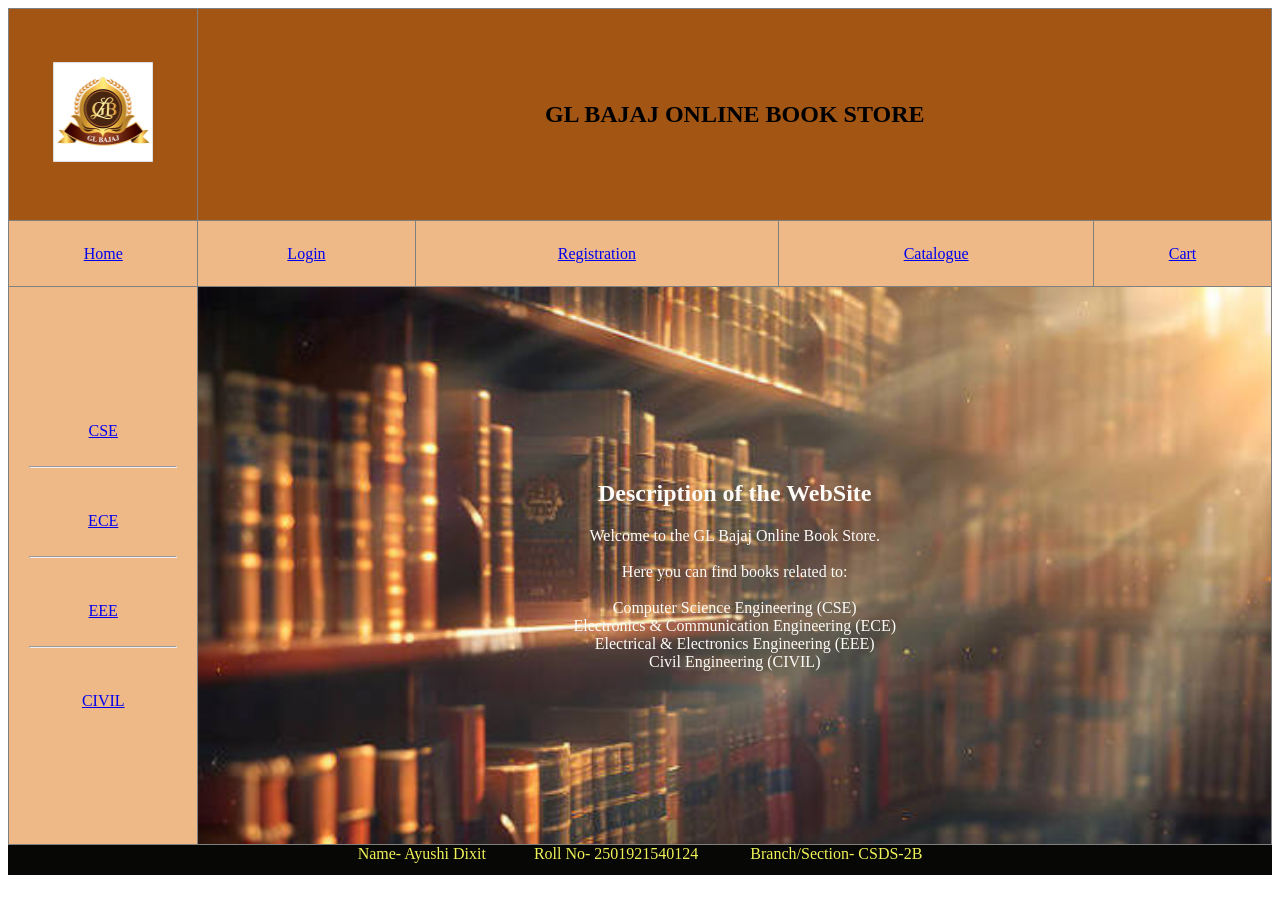
<file: index.html>
<!DOCTYPE html>
<html lang="en">
<head>
    <meta charset="UTF-8">
    <meta name="viewport" content="width=device-width, initial-scale=1.0">
    <title>Online Book Store</title>
</head>
<body>
    <table border="1" width="100%" cellspacing="0" cellpadding="10" style="height:93vh;border-collapse: collapse;">

    <!-- First Row -->
    <tr style="background-color: #a35613;">
        <td width="15%" align="center">
            <img src="IMAGES/images.jpg" width="100" height="100" alt="GL Bajaj">
        </td>
        <td colspan="4" align="center">
            <h2>GL BAJAJ ONLINE BOOK STORE</h2>
        </td>
    </tr>

    <!-- Second Row -->
    <tr align="center" style="background-color: #efb887;">
        <td><a href="home.html" >Home</a></td>
        <td><a href="login.html" >Login</a></td>
        <td><a href="register.html" >Registration</a></td>
        <td><a href="catalogue.html">Catalogue</a></td>
        <td ><a href="cart.html">Cart</a></td>
    </tr>

    <!-- Third Row -->
    <tr>
        <!-- Left Side Menu -->
        <td valign="middle" align="center" style="background-color: #efb887; padding: 20px;">
            <a href="cse.html" >CSE</a>
            <br><br><hr><br><br>
            <a href="ece.html" >ECE</a>
            <br><br><hr><br><br>
            <a href="eee.html" >EEE</a>
            <br><br><hr><br><br>
            <a href="civil.html" >CIVIL</a>
        </td>

        <!-- Right Side Content -->
        <td colspan="4" align="center" style="background-image: url('IMAGES/book.jpg'); background-size: cover; 
        background-repeat: no-repeat; color: #FDFBF7;">
            <h2>Description of the WebSite</h2>

            Welcome to the GL Bajaj Online Book Store.<br><br>

            Here you can find books related to:<br><br>

            Computer Science Engineering (CSE)<br>
            Electronics & Communication Engineering (ECE)<br>
            Electrical & Electronics Engineering (EEE)<br>
            Civil Engineering (CIVIL)
        </td>
    </tr>

</table>
<footer style="background-color: #070706; text-align: center; width: 100%; height: 30px;  color: #f0f358;">
    Name- Ayushi Dixit &nbsp;&nbsp;&nbsp;&nbsp;&nbsp;&nbsp;&nbsp;&nbsp;&nbsp;&nbsp; Roll No- 2501921540124 &nbsp;&nbsp;
    &nbsp;&nbsp;&nbsp;&nbsp;&nbsp;&nbsp;&nbsp;&nbsp; Branch/Section- CSDS-2B   
    
</footer>    
</body>
</html>
</file>
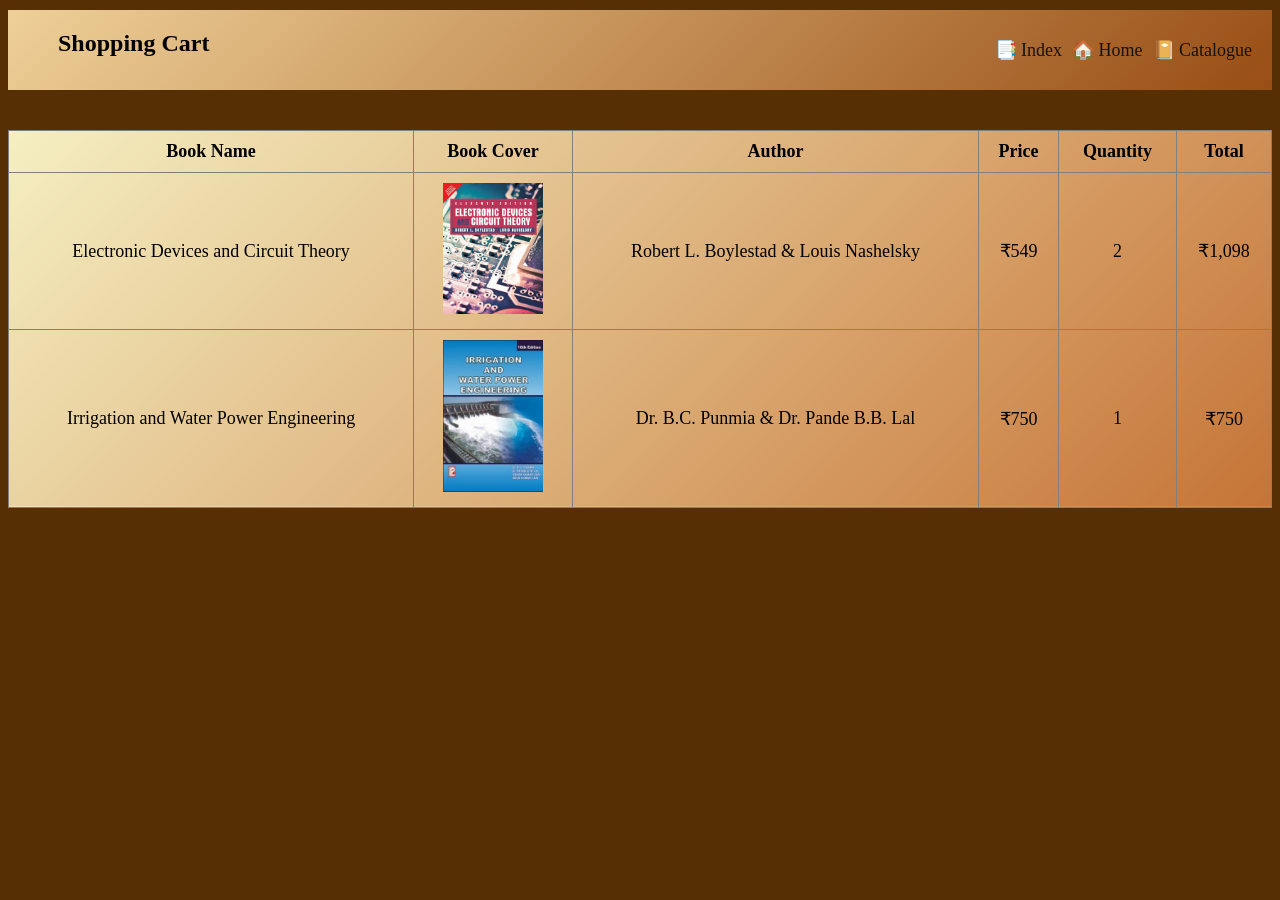
<file: cart.html>
<!DOCTYPE html>
<html lang="en">
<head>
    <meta charset="UTF-8">
    <meta name="viewport" content="width=device-width, initial-scale=1.0">
    <title>Cart</title>
    <link rel="stylesheet" href="cart_style.css">
</head>
<body>
    
    <nav class="navbar">
        <ul>
            <li><h1>Shopping Cart</h1></li>
            <li><a href="index.html">&#128209; Index</a></li>
            <li><a href="home.html"> &#127968; Home</a></li>
            <li><a href="catalogue.html"> &#128212; Catalogue</a></li>            
        </ul>
    </nav>
    <div>
        <table border="1" width="100%" cellspacing="0" cellpadding="10";>
            <thead>
                <tr>
                    <th>Book Name</th>
                    <th>Book Cover</th>
                    <th>Author</th>
                    <th>Price</th>
                    <th>Quantity</th>
                    <th>Total</th>
                </tr>
            </thead>
            <tbody>
                <tr>
                    <td>Electronic Devices and Circuit Theory</td>
                    <td><img src="IMAGES/Electronic Devices and Circuit Theory.jpg" alt="EDC" width="100"></td>
                    <td>Robert L. Boylestad & Louis Nashelsky</td>
                    <td>₹549</td>
                    <td>2</td>
                    <td>₹1,098</td>
                </tr>
                <tr>
                    <td>Irrigation and Water Power Engineering</td>
                    <td><img src="IMAGES/Irrigation and Water Power Engineering.jpg" alt="IWP" width="100"></td>
                    <td>Dr. B.C. Punmia & Dr. Pande B.B. Lal</td>
                    <td>₹750</td>
                    <td>1</td>
                    <td>₹750</td>
                </tr>
                <!-- Add more products as needed -->
            </tbody>
        </table>
    </div>
</body>
</html>
</file>
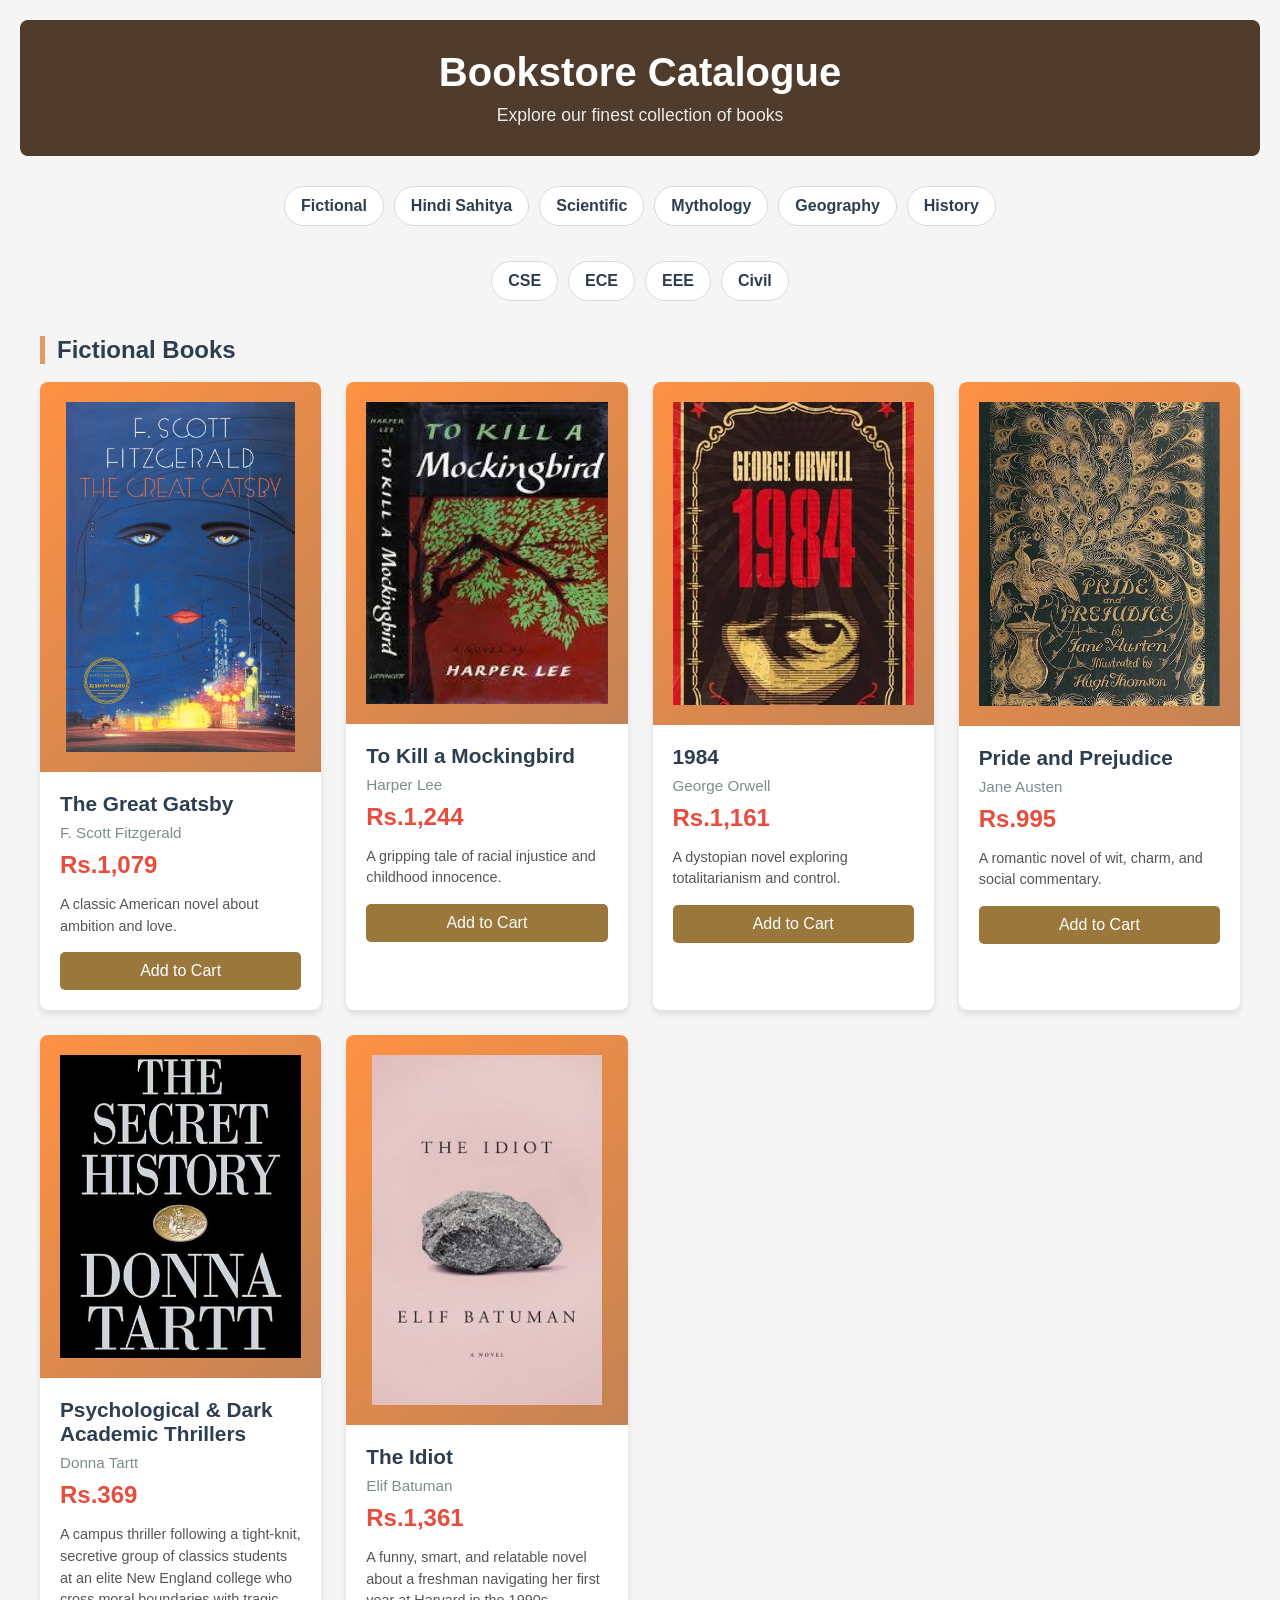
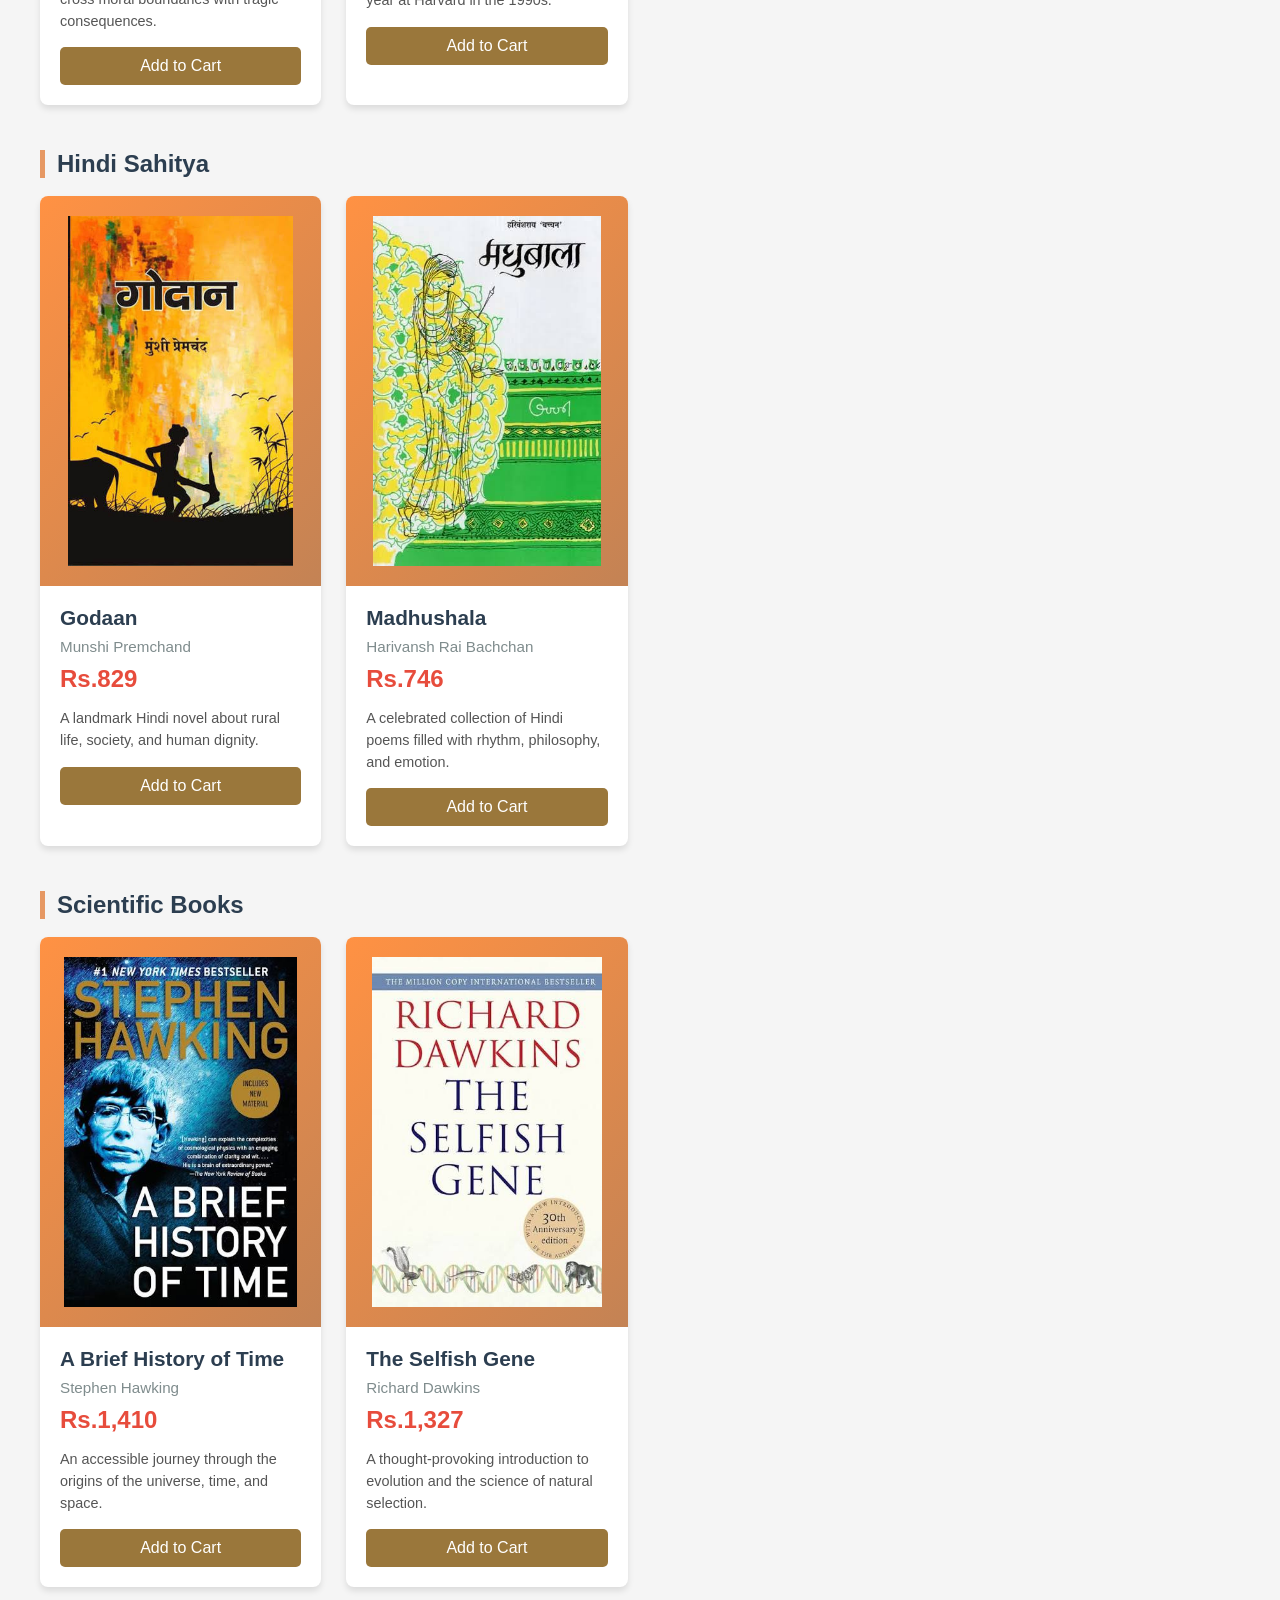
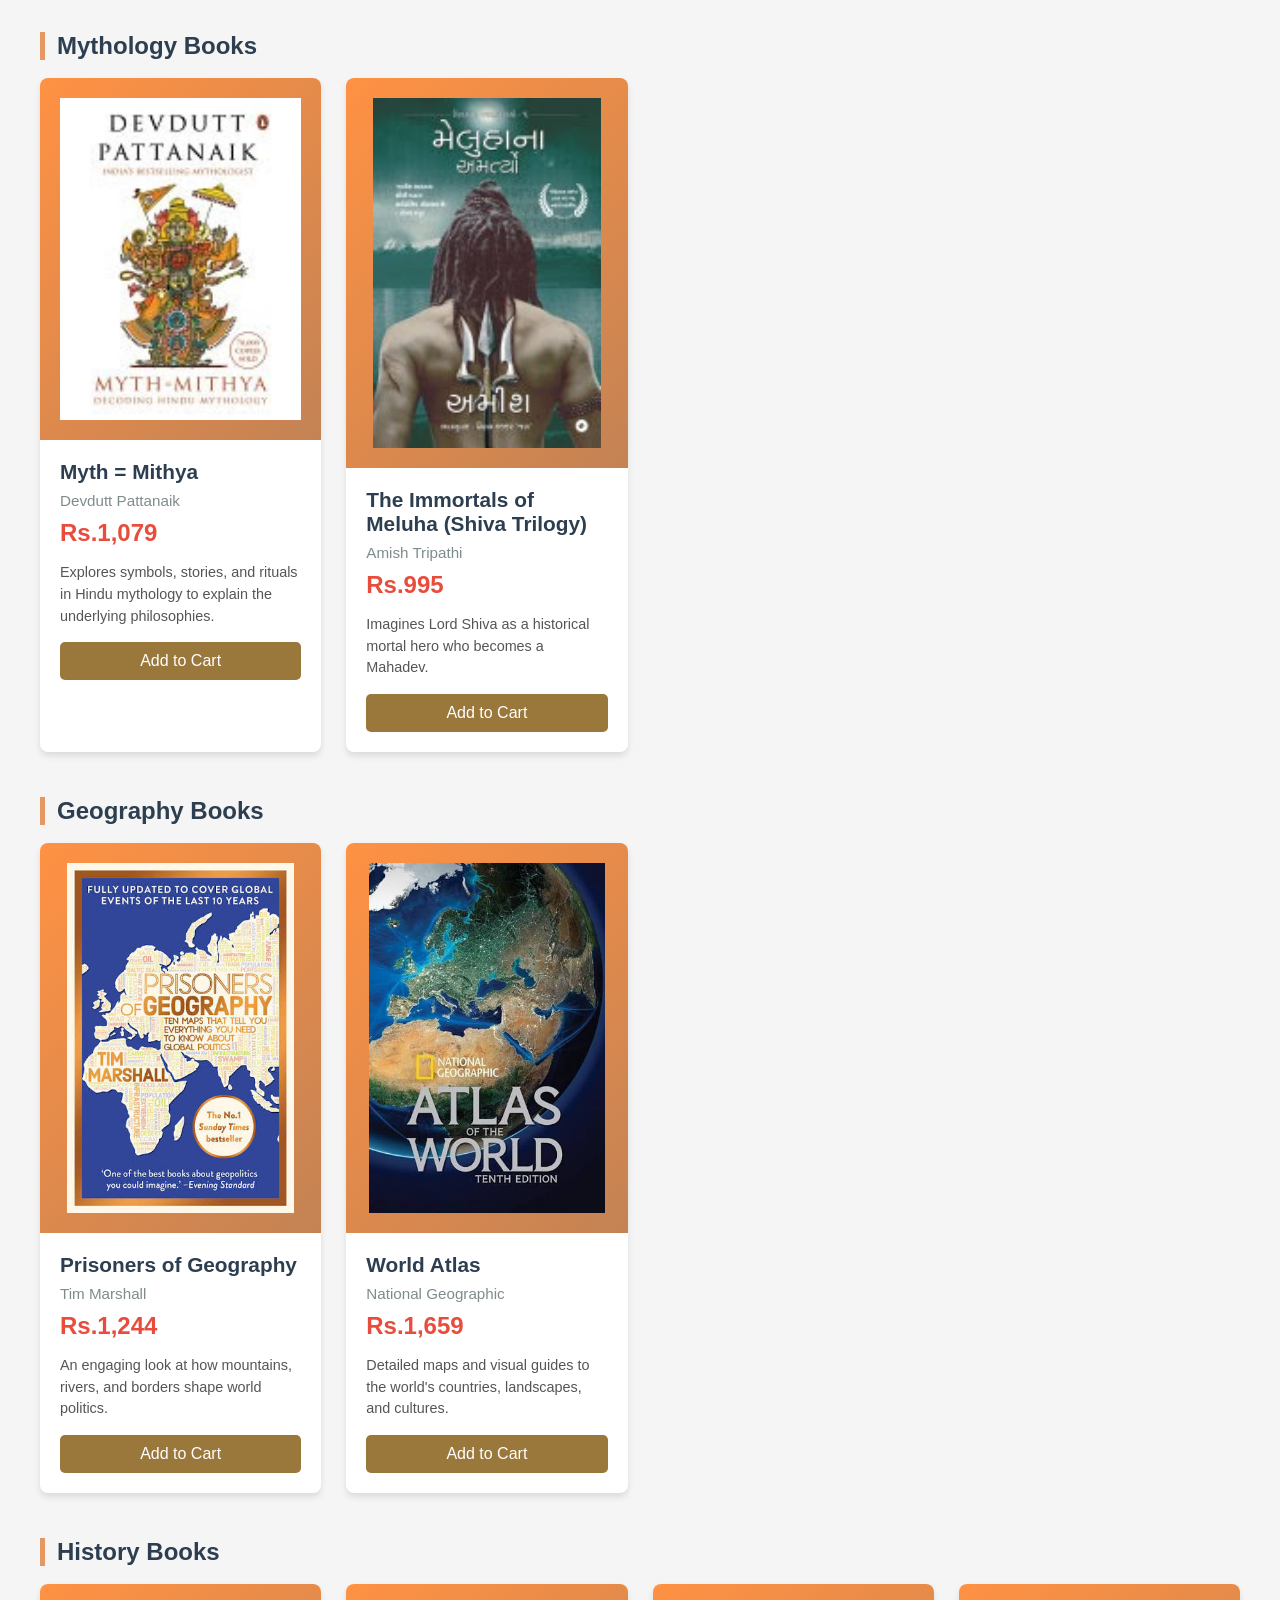
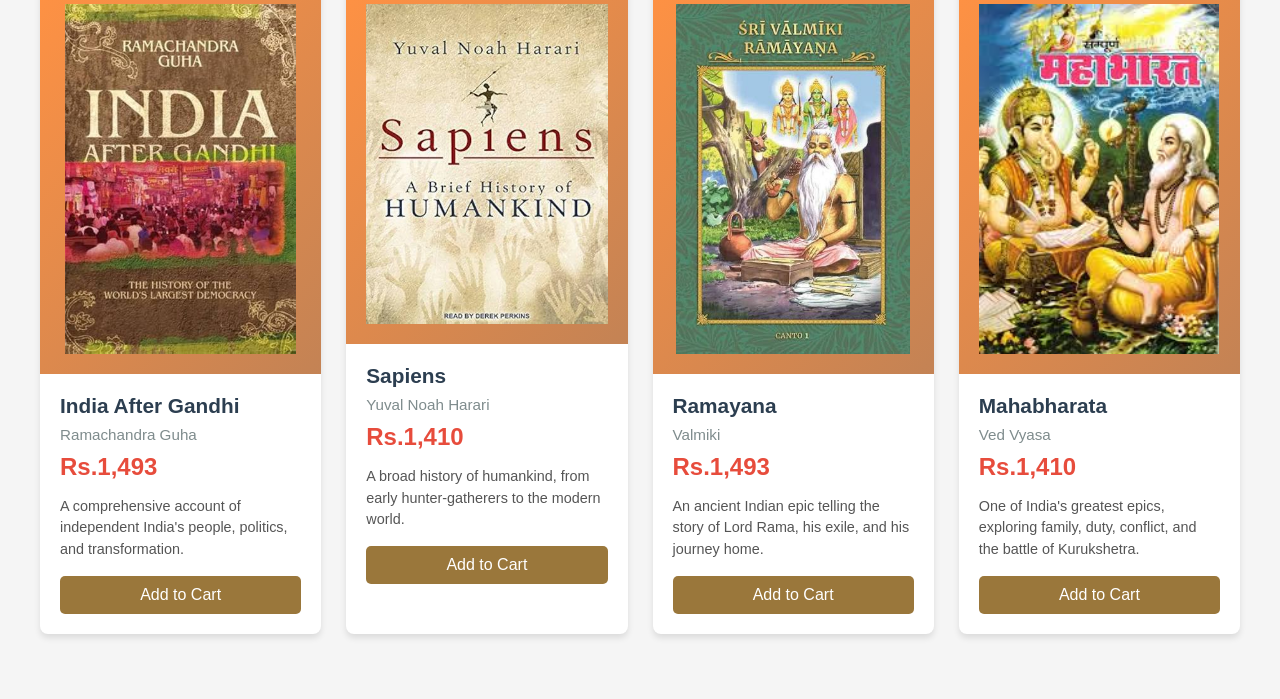
<file: catalogue.html>
<!DOCTYPE html>
<html lang="en">
<head>
    <meta charset="UTF-8">
    <meta name="viewport" content="width=device-width, initial-scale=1.0">
    <title>Bookstore Catalogue</title>
    <link rel="stylesheet" href="catalogue_style.css">
</head>
<body>
    <header>
        <h1> Bookstore Catalogue</h1>
        <p>Explore our finest collection of books</p>
    </header>

    <nav class="category-nav" aria-label="Book categories">
        <a href="#fictional">Fictional</a>
        <a href="#hindi-sahitya">Hindi Sahitya</a>
        <a href="#scientific">Scientific</a>
        <a href="#mythology">Mythology</a>
        <a href="#geography">Geography</a>
        <a href="#history">History</a>
    </nav>
    <nav class="category-nav" aria-label="Book categories">
        <a href="cse.html">CSE</a>
        <a href="ece.html">ECE</a>
        <a href="eee.html">EEE</a>
        <a href="civil.html">Civil</a>
    </nav>
    <main>
        <section class="category-section" id="fictional">
            <h2>Fictional Books</h2>
            <div class="catalogue">
        <div class="book-card">
            <div class="book-cover"><img src="IMAGES/The Great Gatsby.jpg" alt="The Great Gatsby"></div>
            <div class="book-info">
                <div class="book-title">The Great Gatsby</div>
                <div class="book-author">F. Scott Fitzgerald</div>
                <div class="book-price">Rs.1,079</div>
                <div class="book-description">A classic American novel about ambition and love.</div>
                <button class="book-btn">Add to Cart</button>
            </div>
        </div>
        
        <div class="book-card">
            <div class="book-cover"><img src="IMAGES/To Kill a Mockingbird.jpg" alt="To Kill a Mockingbird"></div>
            <div class="book-info">
                <div class="book-title">To Kill a Mockingbird</div>
                <div class="book-author">Harper Lee</div>
                <div class="book-price">Rs.1,244</div>
                <div class="book-description">A gripping tale of racial injustice and childhood innocence.</div>
                <button class="book-btn">Add to Cart</button>
            </div>
        </div>
        
        <div class="book-card">
            <div class="book-cover"><img src="IMAGES/1984.jpg" alt="1984"></div>
            <div class="book-info">
                <div class="book-title">1984</div>
                <div class="book-author">George Orwell</div>
                <div class="book-price">Rs.1,161</div>
                <div class="book-description">A dystopian novel exploring totalitarianism and control.</div>
                <button class="book-btn">Add to Cart</button>
            </div>
        </div>
        
        <div class="book-card">
            <div class="book-cover"><img src="IMAGES/Pride and Prejudice.jpg" alt="Pride and Prejudice"></div>
            <div class="book-info">
                <div class="book-title">Pride and Prejudice</div>
                <div class="book-author">Jane Austen</div>
                <div class="book-price">Rs.995</div>
                <div class="book-description">
                    A romantic novel of wit, charm, and social commentary.
                </div>
                <button class="book-btn">Add to Cart</button>
            </div>
        </div>
        
        <div class="book-card">
            <div class="book-cover">
                <img src="IMAGES/Psychological and dark thrillers.jpg" alt="Psychological & Dark Academic Thrillers">
            </div>
            <div class="book-info">
                <div class="book-title">Psychological & Dark Academic Thrillers</div>
                <div class="book-author">Donna Tartt</div>
                <div class="book-price">Rs.369</div>
                <div class="book-description">
                    A campus thriller following a tight-knit, secretive group of classics students at an elite New England
                    college who cross moral boundaries with tragic consequences.
                </div>
                <button class="book-btn">Add to Cart</button>
            </div>
        </div>
        
        <div class="book-card">
            <div class="book-cover"><img src="IMAGES/The Idiot.jpg" alt="The Idiot"></div>
            <div class="book-info">
                <div class="book-title">The Idiot</div>
                <div class="book-author">Elif Batuman</div>
                <div class="book-price">Rs.1,361</div>
                <div class="book-description">
                    A funny, smart, and relatable novel about a freshman navigating her first year at Harvard in the 1990s.
                </div>
                <button class="book-btn">Add to Cart</button>
            </div>
        </div>
            </div>
        </section>

        <section class="category-section" id="hindi-sahitya">
            <h2>Hindi Sahitya</h2>
            <div class="catalogue">
                <div class="book-card">
                    <div class="book-cover"><img src="IMAGES/Godaan.jpg" alt="Godaan"></div>
                    <div class="book-info">
                        <div class="book-title">Godaan</div>
                        <div class="book-author">Munshi Premchand</div>
                        <div class="book-price">Rs.829</div>
                        <div class="book-description">
                            A landmark Hindi novel about rural life, society, and human dignity.
                        </div>
                        <button class="book-btn">Add to Cart</button>
                    </div>
                </div>
                <div class="book-card">
                    <div class="book-cover"><img src="IMAGES/Madhushala.jpg" alt="Madhushala"></div>
                    <div class="book-info">
                        <div class="book-title">Madhushala</div>
                        <div class="book-author">Harivansh Rai Bachchan</div>
                        <div class="book-price">Rs.746</div>
                        <div class="book-description">
                            A celebrated collection of Hindi poems filled with rhythm, philosophy, and emotion.
                        </div>
                        <button class="book-btn">Add to Cart</button>
                    </div>
                </div>
            </div>
        </section>

        <section class="category-section" id="scientific">
            <h2>Scientific Books</h2>
            <div class="catalogue">
                <div class="book-card">
                    <div class="book-cover"><img src="IMAGES/Brief History of Time.jpg" alt="A Brief History of Time"></div>
                    <div class="book-info">
                        <div class="book-title">A Brief History of Time</div>
                        <div class="book-author">Stephen Hawking</div>
                        <div class="book-price">Rs.1,410</div>
                        <div class="book-description">
                            An accessible journey through the origins of the universe, time, and space.
                        </div>
                        <button class="book-btn">Add to Cart</button>
                    </div>
                </div>
                <div class="book-card">
                    <div class="book-cover"><img src="IMAGES/The Selfish Gene.jpg" alt="The Selfish Gene"></div>
                    <div class="book-info">
                        <div class="book-title">The Selfish Gene</div>
                        <div class="book-author">Richard Dawkins</div>
                        <div class="book-price">Rs.1,327</div>
                        <div class="book-description">
                            A thought-provoking introduction to evolution and the science of natural selection.
                        </div>
                        <button class="book-btn">Add to Cart</button>
                    </div>
                </div>
            </div>
        </section>

        <section class="category-section" id="mythology">
            <h2>Mythology Books</h2>
            <div class="catalogue">
                <div class="book-card">
                    <div class="book-cover"><img src="IMAGES/Myth = Mithya.jpg" alt="Myth = Mithya"></div>
                    <div class="book-info">
                        <div class="book-title">Myth = Mithya</div>
                        <div class="book-author">Devdutt Pattanaik</div>
                        <div class="book-price">Rs.1,079</div>
                        <div class="book-description">
                            Explores symbols, stories, and rituals in Hindu mythology to explain the underlying philosophies.
                        </div>
                        <button class="book-btn">Add to Cart</button>
                    </div>
                </div>
                <div class="book-card">
                    <div class="book-cover"><img src="IMAGES/Mahadev.jpg" alt="The Immortals of Meluha"></div>
                    <div class="book-info">
                        <div class="book-title">The Immortals of Meluha (Shiva Trilogy)</div>
                        <div class="book-author">Amish Tripathi</div>
                        <div class="book-price">Rs.995</div>
                        <div class="book-description">
                            Imagines Lord Shiva as a historical mortal hero who becomes a Mahadev.
                        </div>
                        <button class="book-btn">Add to Cart</button>
                    </div>
                </div>
            </div>
        </section>

        <section class="category-section" id="geography">
            <h2>Geography Books</h2>
            <div class="catalogue">
                <div class="book-card">
                    <div class="book-cover">
                        <img src="IMAGES/Prisoners of Geography.jpg" alt="Prisoners of Geography book cover">
                    </div>
                    <div class="book-info">
                        <div class="book-title">Prisoners of Geography</div>
                        <div class="book-author">Tim Marshall</div>
                        <div class="book-price">Rs.1,244</div>
                        <div class="book-description">
                            An engaging look at how mountains, rivers, and borders shape world politics.
                        </div>
                        <button class="book-btn">Add to Cart</button>
                    </div>
                </div>
                <div class="book-card">
                    <div class="book-cover"><img src="IMAGES/World Atlas.jpg" alt="World Atlas book cover"></div>
                    <div class="book-info">
                        <div class="book-title">World Atlas</div>
                        <div class="book-author">National Geographic</div>
                        <div class="book-price">Rs.1,659</div>
                        <div class="book-description">
                            Detailed maps and visual guides to the world's countries, landscapes, and cultures.
                        </div>
                        <button class="book-btn">Add to Cart</button>
                    </div>
                </div>
            </div>
        </section>

        <section class="category-section" id="history">
            <h2>History Books</h2>
            <div class="catalogue">
                <div class="book-card">
                    <div class="book-cover"><img src="IMAGES/India After Gandhi.jpg" alt="India After Gandhi book cover">
                    </div>
                    <div class="book-info">
                        <div class="book-title">India After Gandhi</div>
                        <div class="book-author">Ramachandra Guha</div>
                        <div class="book-price">Rs.1,493</div>
                        <div class="book-description">
                            A comprehensive account of independent India's people, politics, and transformation.
                        </div>
                        <button class="book-btn">Add to Cart</button>
                    </div>
                </div>
                <div class="book-card">
                    <div class="book-cover"><img src="IMAGES/Sapiens.jpg" alt="Sapiens book cover"></div>
                    <div class="book-info">
                        <div class="book-title">Sapiens</div>
                        <div class="book-author">Yuval Noah Harari</div>
                        <div class="book-price">Rs.1,410</div>
                        <div class="book-description">
                            A broad history of humankind, from early hunter-gatherers to the modern world.
                        </div>
                        <button class="book-btn">Add to Cart</button>
                    </div>
                </div>
                <div class="book-card">
                    <div class="book-cover"><img src="IMAGES/Ramayana.jpg" alt="Ramayana book cover"></div>
                    <div class="book-info">
                        <div class="book-title">Ramayana</div>
                        <div class="book-author">Valmiki</div>
                        <div class="book-price">Rs.1,493</div>
                        <div class="book-description">
                            An ancient Indian epic telling the story of Lord Rama, his exile, and his journey home.
                        </div>
                        <button class="book-btn">Add to Cart</button>
                    </div>
                </div>
                <div class="book-card">
                    <div class="book-cover"><img src="IMAGES/Mahabharata.jpg" alt="Mahabharata book cover"></div>
                    <div class="book-info">
                        <div class="book-title">Mahabharata</div>
                        <div class="book-author">Ved Vyasa</div>
                        <div class="book-price">Rs.1,410</div>
                        <div class="book-description">
                            One of India's greatest epics, exploring family, duty, conflict, and the battle of Kurukshetra.
                        </div>
                        <button class="book-btn">Add to Cart</button>
                    </div>
                </div>
            </div>
        </section>
    </main>
</body>
</html>
</file>
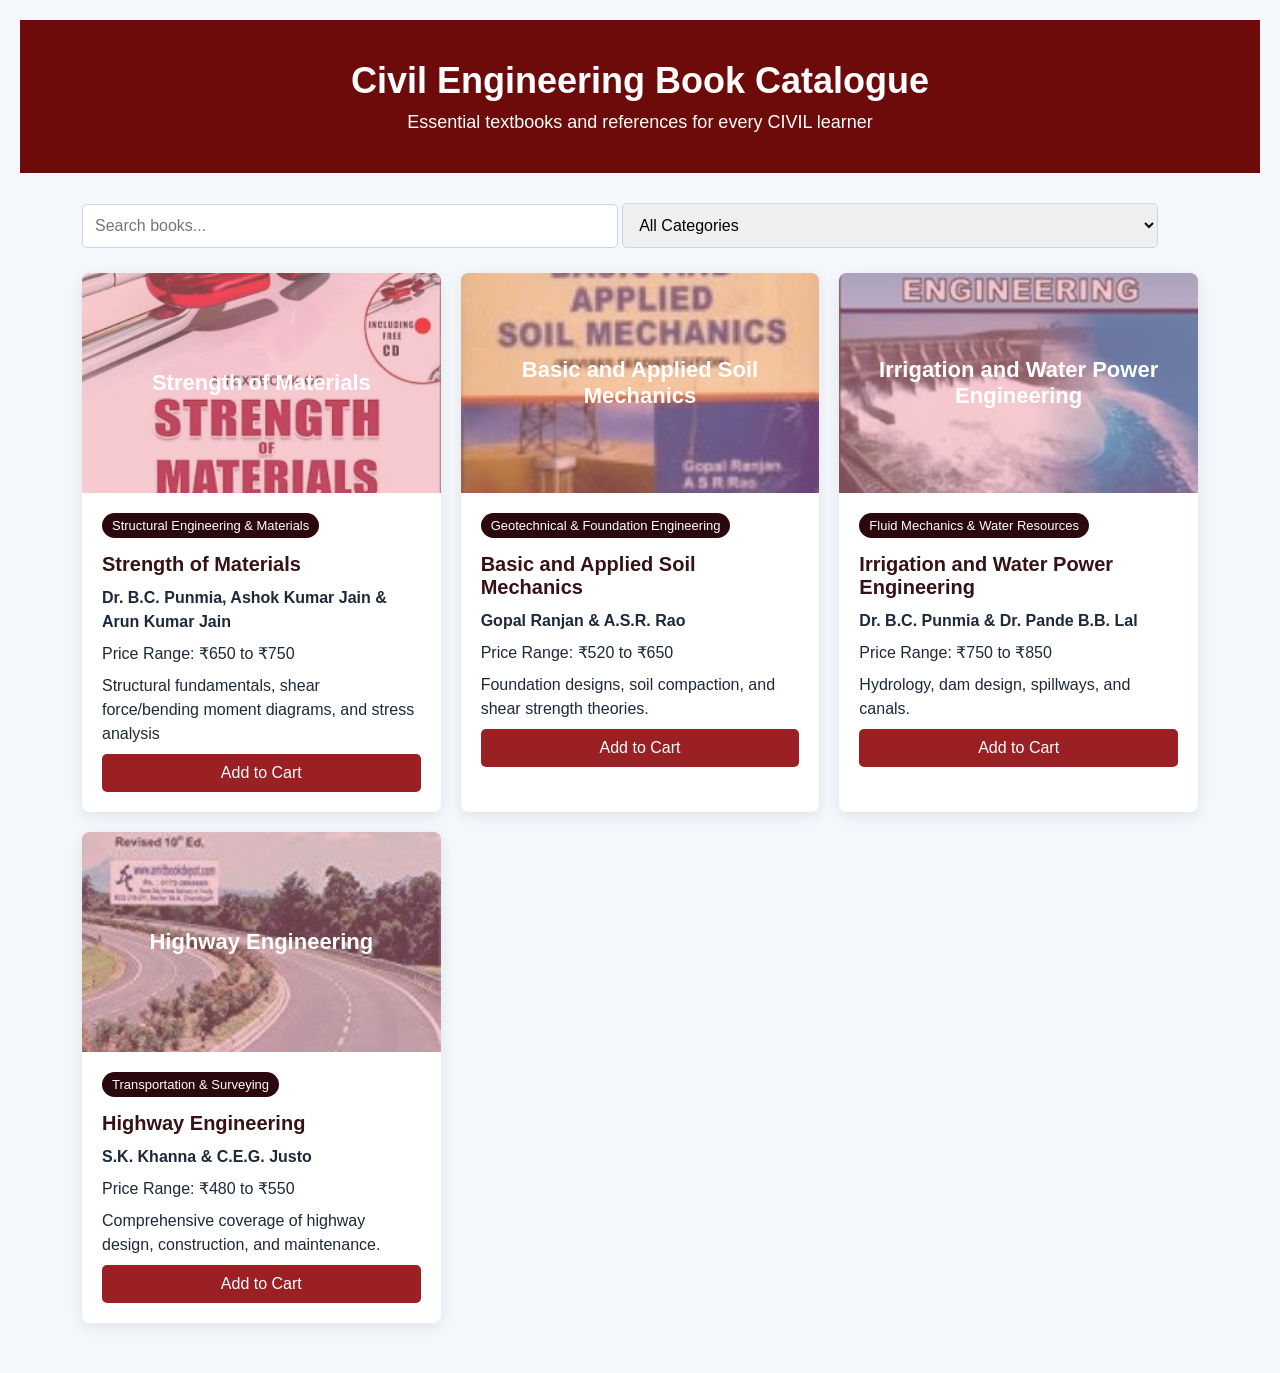
<file: civil.html>
<!DOCTYPE html>
<html lang="en">
<head>
    <meta charset="UTF-8">
    <meta name="viewport" content="width=device-width, initial-scale=1.0">
    <title>CIVIL Books</title>
    <link rel="stylesheet" href="civil_style.css">
</head>
<body>
    <header>
        <h1>Civil Engineering Book Catalogue</h1>
        <p>Essential textbooks and references for every CIVIL learner</p>
    </header>
    <main>
        <div class="toolbar">
            <input type="text" placeholder="Search books...">
            <select>
                <option value="">All Categories</option>
                <option value="circuits">Structural Engineering & Materials</option>
                <option value="electronics"> Geotechnical & Foundation Engineering</option>
                <option value="power">Fluid Mechanics & Water Resources</option>
                <option value="power">Transportation & Surveying</option>
            </select>
        </div>
        <section class="catalogue" id="catalogue">
            <article class="book" data-category="Structural Engineering & Materials">
                <div class="book-cover">
                    <img src="IMAGES/Strength of Materials.jpg" alt="Strength of Materials">
                    <span>Strength of Materials</span>
                </div>
                <div class="book-info">
                    <span class="category">Structural Engineering & Materials</span>
                    <h2>Strength of Materials</h2>
                    <p><strong>Dr. B.C. Punmia, Ashok Kumar Jain & Arun Kumar Jain</strong></p>
                    <p class="book-price">Price Range: ₹650 to ₹750</p>
                    <p>Structural fundamentals, shear force/bending moment diagrams, and stress analysis</p>
                    <button class="book-btn">Add to Cart</button>
                </div>
            </article>
            <article class="book" data-category="Geotechnical & Foundation Engineering">
                <div class="book-cover">
                    <img src="IMAGES/Basic and Applied Soil Mechanics.jpg" alt="Basic and Applied Soil Mechanics">
                    <span>Basic and Applied Soil Mechanics</span>
                </div>
                <div class="book-info">
                    <span class="category">Geotechnical & Foundation Engineering</span>
                    <h2>Basic and Applied Soil Mechanics</h2>
                    <p><strong>Gopal Ranjan & A.S.R. Rao</strong></p>
                    <p class="book-price">Price Range:  ₹520 to ₹650 </p>
                    <p>Foundation designs, soil compaction, and shear strength theories.</p>
                    <button class="book-btn">Add to Cart</button>
                </div>
            </article>
            <article class="book" data-category="Fluid Mechanics & Water Resources">
                <div class="book-cover">
                    <img src="IMAGES/Irrigation and Water Power Engineering.jpg" alt="Irrigation and Water Power Engineering">
                    <span>Irrigation and Water Power Engineering</span>
                </div>
                <div class="book-info">
                    <span class="category">Fluid Mechanics & Water Resources</span>
                    <h2>Irrigation and Water Power Engineering</h2>
                    <p><strong>Dr. B.C. Punmia & Dr. Pande B.B. Lal</strong></p>
                    <p class="book-price">Price Range: ₹750 to ₹850</p>
                    <p>Hydrology, dam design, spillways, and canals.</p>
                    <button class="book-btn">Add to Cart</button>
                </div>
            </article>
            <article class="book" data-category="Transportation & Surveying">
                <div class="book-cover">
                    <img src="IMAGES/Highway Engineering.jpg" alt="Highway Engineering">
                    <span>Highway Engineering</span>
                </div>
                <div class="book-info">
                    <span class="category">Transportation & Surveying</span>
                    <h2>Highway Engineering</h2>
                    <p><strong>S.K. Khanna & C.E.G. Justo</strong></p>
                    <p class="book-price">Price Range: ₹480 to ₹550</p>
                    <p>Comprehensive coverage of highway design, construction, and maintenance.</p>
                    <button class="book-btn">Add to Cart</button>
                </div>
            </article>
        </section>
    </main>
</body>
</html>
</file>
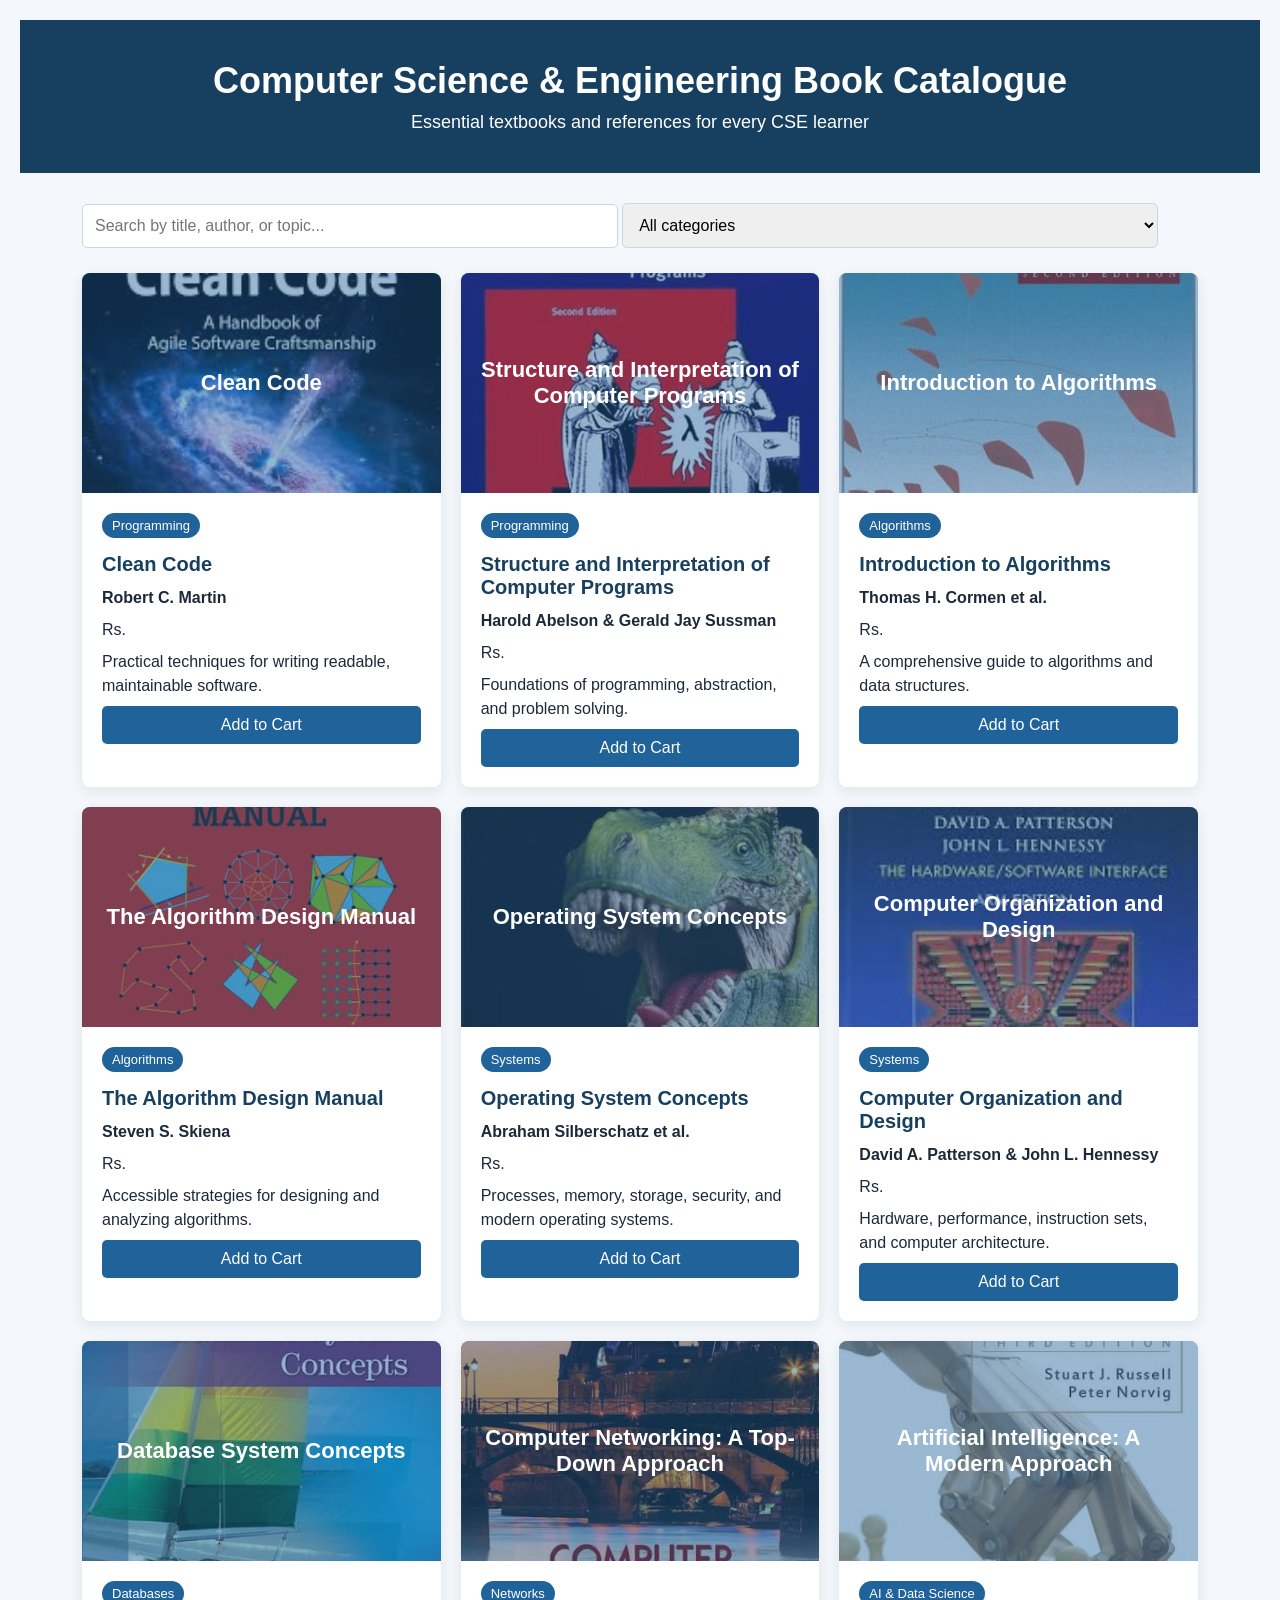
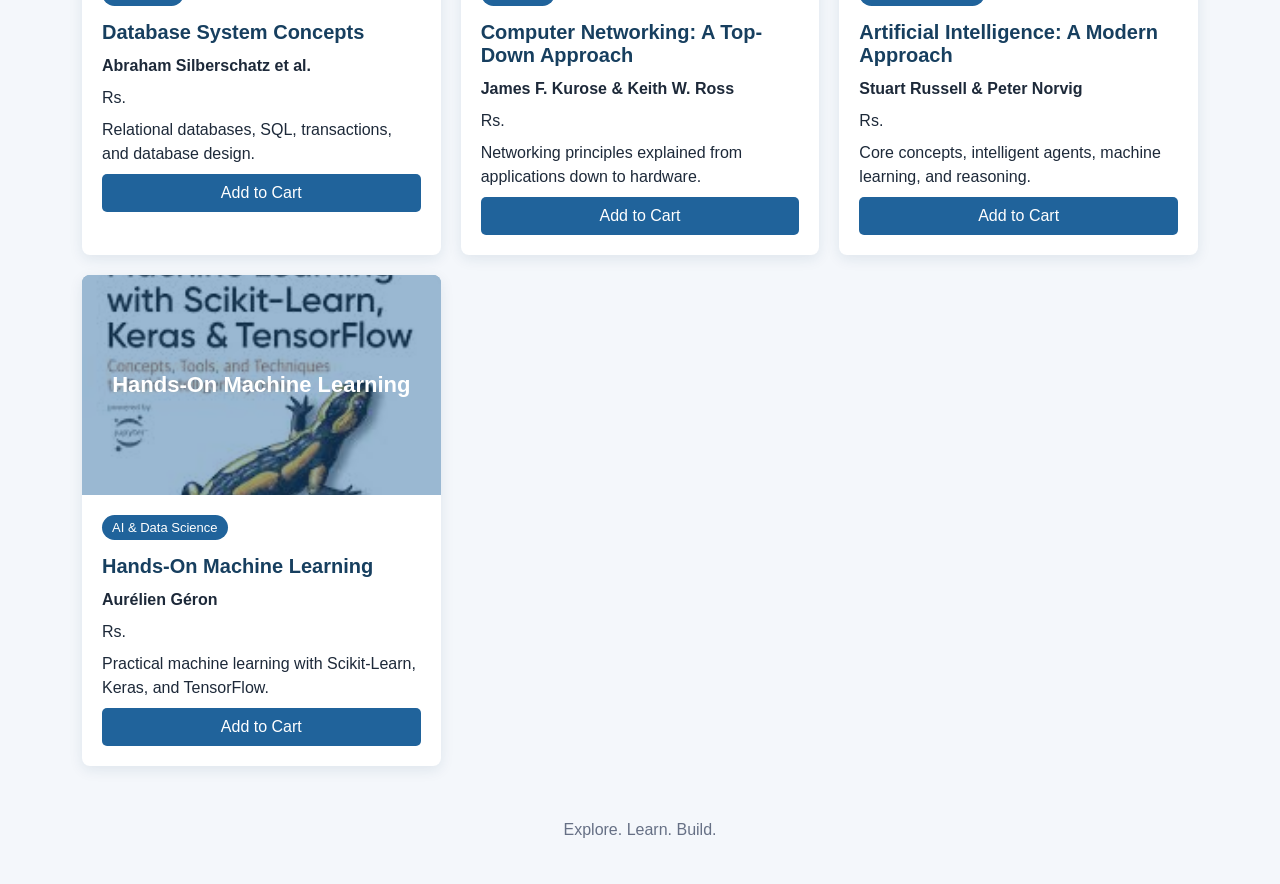
<file: cse.html>
<!DOCTYPE html>
<html lang="en">
<head>
	<meta charset="UTF-8">
	<meta name="viewport" content="width=device-width, initial-scale=1.0">
	<title>CSE Book Catalogue</title>
    <link rel="stylesheet" href="cse_style.css">
</head>
<body>
	<header>
		<h1>Computer Science & Engineering Book Catalogue</h1>
		<p>Essential textbooks and references for every CSE learner</p>
	</header>
	<main>
		<div class="toolbar">
			<input id="search" type="search" placeholder="Search by title, author, or topic..." aria-label="Search books">
			<select id="category" aria-label="Filter by category">
				<option value="all">All categories</option>
				<option>Programming</option><option>Algorithms</option><option>Systems</option>
				<option>Databases</option><option>Networks</option><option>AI & Data Science</option>
			</select>
		</div>
		<section class="catalogue" id="catalogue">
			<article class="book" data-category="Programming">
                <div class="book-cover">
                    <img src="IMAGES/Clean code.jpg" alt="Clean Code book cover">
                    <span>Clean Code</span>
                </div>
                <div class="book-info">
                    <span class="category">Programming</span>
                    <h2>Clean Code</h2>
                    <p><strong>Robert C. Martin</strong></p>
                    <p class="book-price">Rs.</p>
                    <p>Practical techniques for writing readable, maintainable software.</p>
                    <button class="book-btn">Add to Cart</button>
                </div>
            </article>
			<article class="book" data-category="Programming">
                <div class="book-cover">
                    <img src="IMAGES/Structure and Interpretation of Computer Programs.jpg" alt="Structure and Interpretation of Computer Programs book cover">
                    <span>Structure and Interpretation of Computer Programs</span>
                </div>
                <div class="book-info">
                    <span class="category">Programming</span>
                    <h2>Structure and Interpretation of Computer Programs</h2>
                    <p><strong>Harold Abelson & Gerald Jay Sussman</strong></p>
                    <p class="book-price">Rs.</p>
                    <p>Foundations of programming, abstraction, and problem solving.</p>
                    <button class="book-btn">Add to Cart</button>
                </div>
            </article>
			<article class="book" data-category="Algorithms">
                <div class="book-cover">
                    <img src="IMAGES/Introduction to Algorithms.jpg" alt="Introduction to Algorithms book cover">
                    <span>Introduction to Algorithms</span>
                </div>
                <div class="book-info">
                    <span class="category">Algorithms</span>
                    <h2>Introduction to Algorithms</h2>
                    <p><strong>Thomas H. Cormen et al.</strong></p>
                    <p class="book-price">Rs.</p>
                    <p>A comprehensive guide to algorithms and data structures.</p>                    
                    <button class="book-btn">Add to Cart</button>
                </div>
            </article>
			<article class="book" data-category="Algorithms">
                <div class="book-cover">
                    <img src="IMAGES/The Algorithm Design Manual.jpg" alt="The Algorithm Design Manual book cover">
                    <span>The Algorithm Design Manual</span>
                </div>
                <div class="book-info">
                    <span class="category">Algorithms</span>
                    <h2>The Algorithm Design Manual</h2>
                    <p><strong>Steven S. Skiena</strong></p>
                    <p class="book-price">Rs.</p>
                    <p>Accessible strategies for designing and analyzing algorithms.</p>
                    <button class="book-btn">Add to Cart</button>
                </div>
            </article>
			<article class="book" data-category="Systems">
                <div class="book-cover">
                    <img src="IMAGES/Operating System Concepts.jpg" alt="Operating System Concepts book cover">
                    <span>Operating System Concepts</span>
                </div>
                <div class="book-info">
                    <span class="category">Systems</span>
                    <h2>Operating System Concepts</h2>
                    <p><strong>Abraham Silberschatz et al.</strong></p>
                    <p class="book-price">Rs.</p>
                    <p>Processes, memory, storage, security, and modern operating systems.</p>
                    <button class="book-btn">Add to Cart</button>
                </div>
            </article>
			<article class="book" data-category="Systems">
                <div class="book-cover">
                    <img src="IMAGES/Computer Organization and Design.jpg" alt="Computer Organization and Design book cover">
                    <span>Computer Organization and Design</span>
                </div>
                <div class="book-info">
                    <span class="category">Systems</span>
                    <h2>Computer Organization and Design</h2>
                    <p><strong>David A. Patterson & John L. Hennessy</strong></p>
                    <p class="book-price">Rs.</p>
                    <p>Hardware, performance, instruction sets, and computer architecture.</p>
                    <button class="book-btn">Add to Cart</button>
                </div>
            </article>
			<article class="book" data-category="Databases">
                <div class="book-cover">
                    <img src="IMAGES/Database System Concepts.jpg" alt="Database System Concepts book cover">
                    <span>Database System Concepts</span>
                </div>
                <div class="book-info">
                    <span class="category">Databases</span>
                    <h2>Database System Concepts</h2>
                    <p><strong>Abraham Silberschatz et al.</strong></p>
                    <p class="book-price">Rs.</p>
                    <p>Relational databases, SQL, transactions, and database design.</p>
                    <button class="book-btn">Add to Cart</button>
                </div>
            </article>
			<article class="book" data-category="Networks">
                <div class="book-cover">
                    <img src="IMAGES/Computer Networking.jpg" alt="Computer Networking book cover">
                    <span>Computer Networking: A Top-Down Approach</span>
                </div>
                <div class="book-info">
                    <span class="category">Networks</span>
                    <h2>Computer Networking: A Top-Down Approach</h2>
                    <p><strong>James F. Kurose & Keith W. Ross</strong></p>
                    <p class="book-price">Rs.</p>
                    <p>Networking principles explained from applications down to hardware.</p>
                    <button class="book-btn">Add to Cart</button>
                </div>
            </article>
			<article class="book" data-category="AI & Data Science">
                <div class="book-cover">
                    <img src="IMAGES/Artificial Intelligence.jpg" alt="Artificial Intelligence book cover">
                    <span>Artificial Intelligence: A Modern Approach</span>
                </div>
                <div class="book-info">
                    <span class="category">AI & Data Science</span>
                    <h2>Artificial Intelligence: A Modern Approach</h2>
                    <p><strong>Stuart Russell & Peter Norvig</strong></p>
                    <p class="book-price">Rs.</p>
                    <p>Core concepts, intelligent agents, machine learning, and reasoning.</p>
                    <button class="book-btn">Add to Cart</button>
                </div>
            </article>
			<article class="book" data-category="AI & Data Science">
                <div class="book-cover">
                    <img src="IMAGES/Hands-On Machine Learning.jpg" alt="Hands-On Machine Learning book cover">
                    <span>Hands-On Machine Learning</span>
                </div>
                <div class="book-info">
                    <span class="category">AI & Data Science</span>
                    <h2>Hands-On Machine Learning</h2>
                    <p><strong>Aurélien Géron</strong></p>
                    <p class="book-price">Rs.</p>
                    <p>Practical machine learning with Scikit-Learn, Keras, and TensorFlow.</p>
                    <button class="book-btn">Add to Cart</button>
                </div>
            </article>
		</section>
	</main>
	<footer>Explore. Learn. Build.</footer>
</body>
</html>
</file>
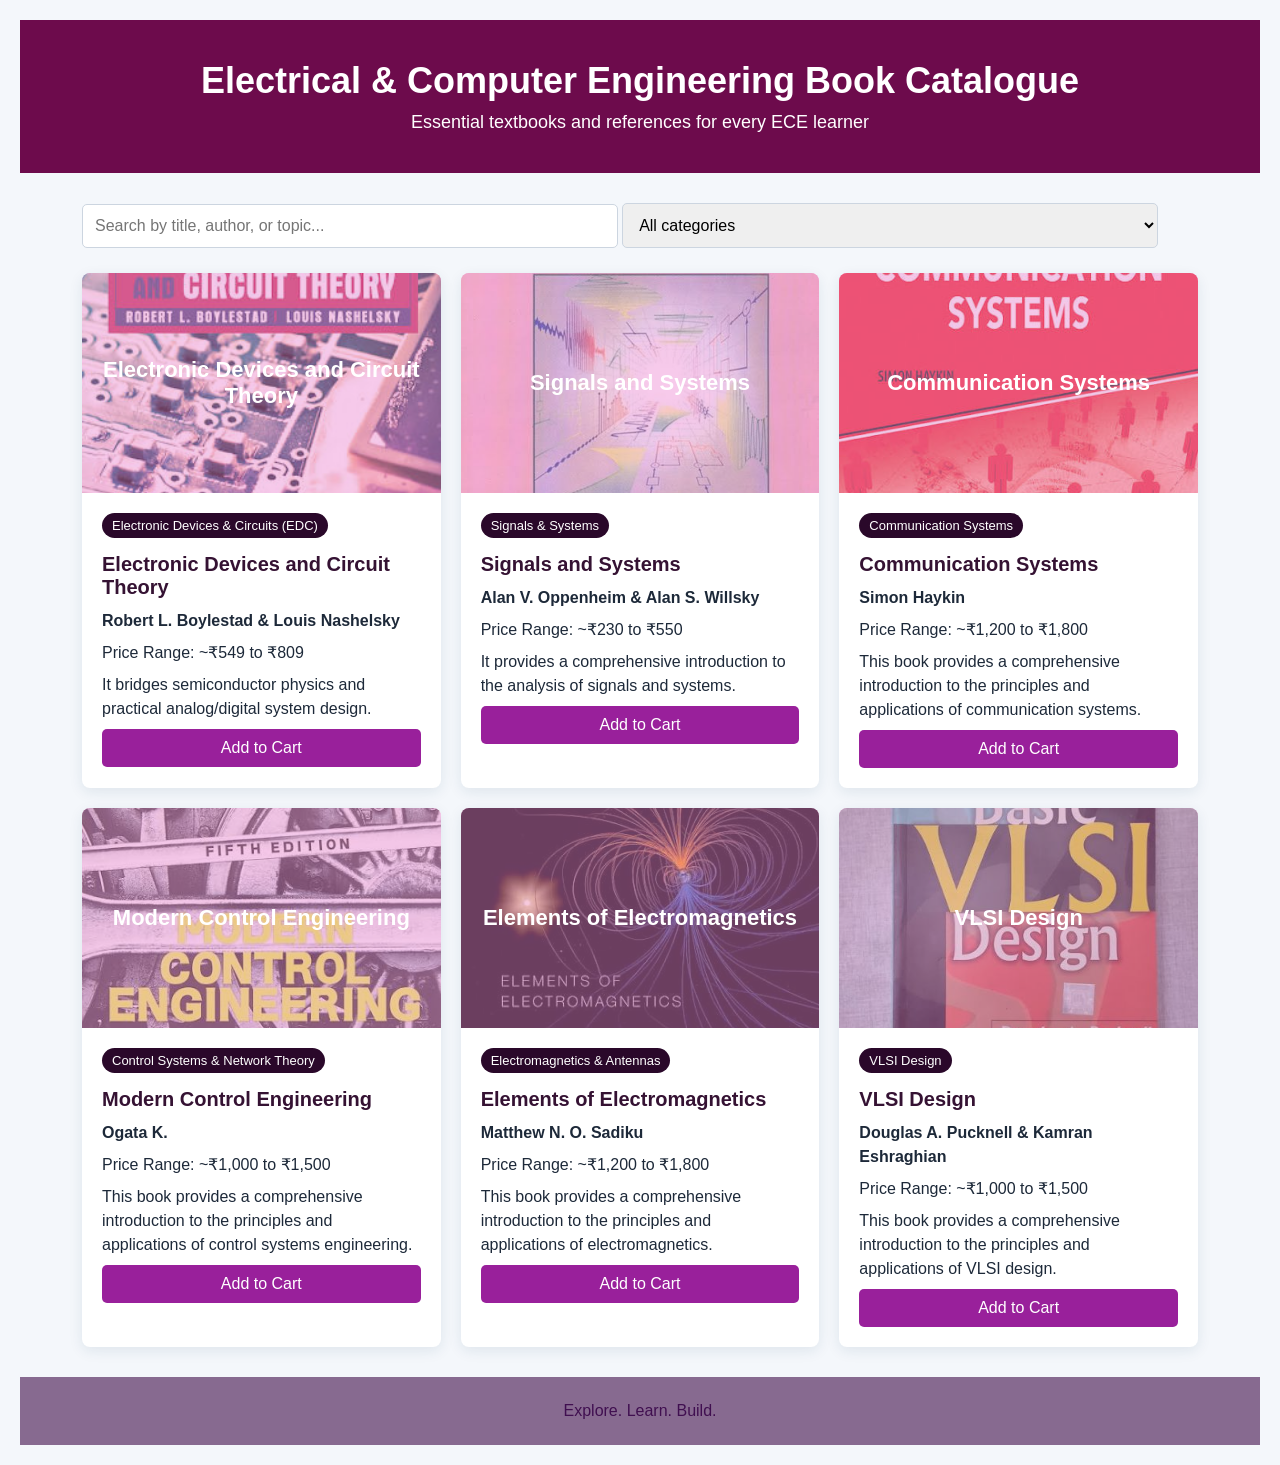
<file: ece.html>
<!DOCTYPE html>
<html lang="en">
<head>
    <meta charset="UTF-8">
    <meta name="viewport" content="width=device-width, initial-scale=1.0">
    <title>ECE Books</title>
    <link rel="stylesheet" href="ece_style.css">
</head>
<body>
    <header>
		<h1>Electrical & Computer Engineering Book Catalogue</h1>
		<p>Essential textbooks and references for every ECE learner</p>
	</header>
    <main>
        <div class="toolbar">
			<input id="search" type="search" placeholder="Search by title, author, or topic..." aria-label="Search books">
			<select id="category" aria-label="Filter by category">
				<option value="all">All categories</option>
				<option> Electronic Devices & Circuits (EDC)</option><option> Signals & Systems</option>
                <option> Communication Systems</option><option>Control Systems & Network Theory</option>
                <option>Electromagnetics & Antennas</option><option> VLSI Design</option>
			</select>
		</div>   
        <section class="catalogue" id="catalogue">
            <article class="book" data-category="Electronic Devices & Circuits (EDC)">
                <div class="book-cover">
                    <img src="IMAGES/Electronic Devices and Circuit Theory.jpg" alt="Electronic Devices and Circuit Theory">
                    <span>Electronic Devices and Circuit Theory</span>
                </div>
                <div class="book-info">
                    <span class="category">Electronic Devices & Circuits (EDC)</span>
                    <h2>Electronic Devices and Circuit Theory</h2>
                    <p><strong> Robert L. Boylestad & Louis Nashelsky</strong></p>
                    <p class="book-price">Price Range: ~₹549 to ₹809 </p>
                    <p>It bridges semiconductor physics and practical analog/digital system design.</p>
                    <button class="book-btn">Add to Cart</button>
                </div>
            </article>
            <article class="book" data-category="Signals & Systems">
                <div class="book-cover">
                    <img src="IMAGES/Signals and Systems.jpg" alt="Signals and Systems">
                    <span>Signals and Systems</span>
                </div>
                <div class="book-info">
                    <span class="category">Signals & Systems</span>
                    <h2>Signals and Systems</h2>
                    <p><strong>Alan V. Oppenheim & Alan S. Willsky</strong></p>
                    <p class="book-price">Price Range: ~₹230 to ₹550</p>
                    <p>It provides a comprehensive introduction to the analysis of signals and systems.</p>
                    <button class="book-btn">Add to Cart</button>
                </div>
            </article>
            <article class="book" data-category="Communication Systems">
                <div class="book-cover">
                    <img src="IMAGES/Communication Systems.jpg" alt="Communication Systems">
                    <span>Communication Systems</span>
                </div>
                <div class="book-info">
                    <span class="category">Communication Systems</span>
                    <h2>Communication Systems</h2>
                    <p><strong>Simon Haykin</strong></p>
                    <p class="book-price">Price Range: ~₹1,200 to ₹1,800</p>
                    <p>This book provides a comprehensive introduction to the principles and applications of communication systems.</p>
                    <button class="book-btn">Add to Cart</button>
                </div>
            </article>
            <article class="book" data-category="Control Systems & Network Theory">
                <div class="book-cover">
                    <img src="IMAGES/Modern Control Engineering.jpg" alt="Modern Control Engineering">
                    <span>Modern Control Engineering</span>
                </div>
                <div class="book-info">
                    <span class="category">Control Systems & Network Theory</span>
                    <h2>Modern Control Engineering</h2>
                    <p><strong>Ogata K.</strong></p>
                    <p class="book-price">Price Range: ~₹1,000 to ₹1,500</p>
                    <p>This book provides a comprehensive introduction to the principles and applications of control systems engineering.</p>
                    <button class="book-btn">Add to Cart</button>
                </div>
            </article>
            <article class="book" data-category="Electromagnetics & Antennas">
                <div class="book-cover">
                    <img src="IMAGES/Elements of Electromagnetics.jpg" alt="Elements of Electromagnetics">
                    <span>Elements of Electromagnetics</span>
                </div>
                <div class="book-info">
                    <span class="category">Electromagnetics & Antennas</span>
                    <h2>Elements of Electromagnetics</h2>
                    <p><strong>Matthew N. O. Sadiku</strong></p>
                    <p class="book-price">Price Range: ~₹1,200 to ₹1,800</p>
                    <p>This book provides a comprehensive introduction to the principles and applications of electromagnetics.</p>
                    <button class="book-btn">Add to Cart</button>
                </div>
            </article>
            <article class="book" data-category="VLSI Design">
                <div class="book-cover">
                    <img src="IMAGES/VLSI Design.jpg" alt="VLSI Design">
                    <span>VLSI Design</span>
                </div>
                <div class="book-info">
                    <span class="category">VLSI Design</span>
                    <h2>VLSI Design</h2>
                    <p><strong>Douglas A. Pucknell & Kamran Eshraghian</strong></p>
                    <p class="book-price">Price Range: ~₹1,000 to ₹1,500</p>
                    <p>This book provides a comprehensive introduction to the principles and applications of VLSI design.</p>
                    <button class="book-btn">Add to Cart</button>
                </div>
            </article>
        </section>
    </main>
    <footer>Explore. Learn. Build.</footer>
</body>
</html>
</file>
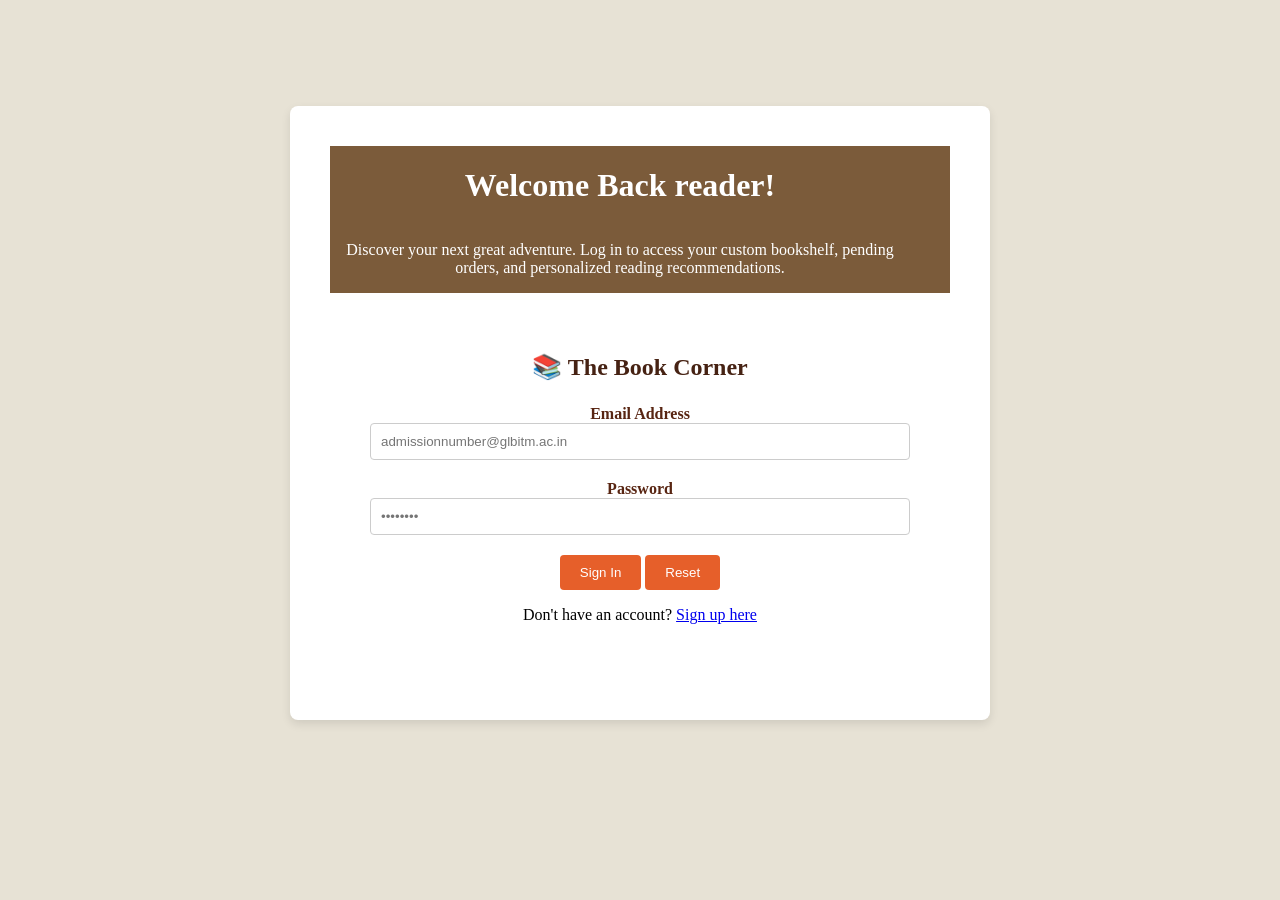
<file: login.html>
<!DOCTYPE html>
<html lang="en">
<head>
    <meta charset="UTF-8">
    <meta name="viewport" content="width=device-width, initial-scale=1.0">
    <title>Login Page</title>
    <link rel="stylesheet" href="login_style.css">
</head>
<body>
    <div class="login-container">
        <div class="side-bar">
            <h1>Welcome Back reader!</h1>
            <p>Discover your next great adventure. Log in to access your custom bookshelf, 
             pending orders, and personalized reading recommendations.</p>
        </div>
        <div class="form-section">
            <h2>📚 The Book Corner</h2>
            <form >
                <div class="input-group">
                    <label for="email">Email Address</label>
                    <input type="email" id="email" name="email" required placeholder="admissionnumber@glbitm.ac.in">
                </div>
                <div class="input-group">
                    <label for="password">Password</label>
                    <input type="password" id="password" name="password" required placeholder="••••••••">
                </div>
                <button type="submit" class="button">Sign In</button>
                <button type="reset" class="button">Reset</button>
            </form>
            <p>Don't have an account? <a href="register.html">Sign up here</a></p>           
        </div>
    </div>      
        
</body>
</html>
</file>
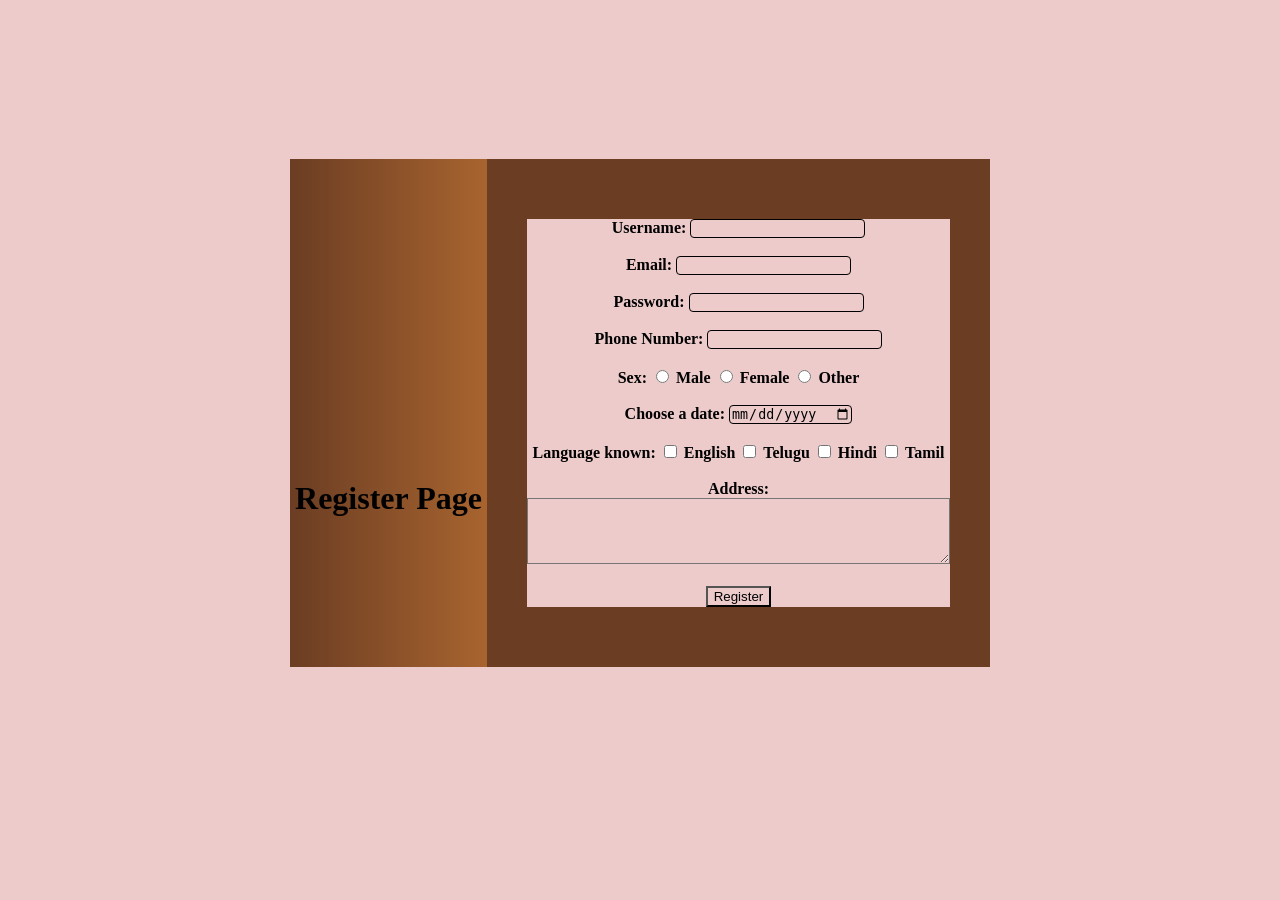
<file: register.html>
<!DOCTYPE html>
<html lang="en">
<head>
    <meta charset="UTF-8">
    <meta name="viewport" content="width=device-width, initial-scale=1.0">
    <title>Registration</title>
    <link rel="stylesheet" href="register_style.css">
</head>
<body>
    <div class="main-container">
        <div class="left-container">
            <h1 >Register Page</h1>
        </div>
        <div class="right-container">
            <form action="/register" method="POST" class="form-group">
                <label for="username">Username:</label>
                <input type="text" id="username" name="username" required><br><br>

                <label for="email">Email:</label>
                <input type="email" id="email" name="email" required><br><br>

                <label for="password">Password:</label>
                <input type="password" id="password" name="password" required><br><br>

                <label for="phone-number">Phone Number:</label>
                <input type="tel" id="phone-number" name="phone number" required><br><br>

                <label>Sex:</label>
                <input type="radio" id="male" name="sex" value="male" required>
                <label for="male">Male</label>
                <input type="radio" id="female" name="sex" value="female" required>
                <label for="female">Female</label>
                <input type="radio" id="other" name="sex" value="other" required>
                <label for="other">Other</label><br><br>

                <label for="birthday">Choose a date:</label>
                <input type="date" id="birthday" name="birthday">
                <br><br>
                <label>Language known:</label>
                <input type="checkbox" id="english" name="language" value="english">
                <label for="english">English</label>
                <input type="checkbox" id="telugu" name="language" value="telugu">
                <label for="telugu">Telugu</label>
                <input type="checkbox" id="hindi" name="language" value="hindi">
                <label for="hindi">Hindi</label>
                <input type="checkbox" id="tamil" name="language" value="tamil">
                <label for="tamil">Tamil</label><br><br>

                <label for="address">Address:</label><br>
                <textarea id="address" name="address" rows="4" cols="50" required></textarea><br><br>

                <button type="submit">Register</button>
            </form>
        </div>
    </div>    
    <script>
        const registrationForm = document.querySelector(".form-group");
        const usernameInput = document.getElementById("username");
        const emailInput = document.getElementById("email");
        const passwordInput = document.getElementById("password");
        const phoneInput = document.getElementById("phone-number");

        registrationForm.addEventListener("submit", (event) => {
            const validUsername = /^[A-Za-z]{6,}$/.test(usernameInput.value);
            const validEmail = /^[0-9]+@glbitm\.ac\.in$/.test(emailInput.value);
            const validPassword = passwordInput.value.length >= 6;
            const validPhone = /^[0-9]{10}$/.test(phoneInput.value);

            usernameInput.setCustomValidity(
                validUsername ? "" : alert("Name should contain alphabets only and have at least 6 letters.")
            );
            emailInput.setCustomValidity(
                validEmail ? "" : "Email must use your admission number followed by @glbitm.ac.in."
            );
            passwordInput.setCustomValidity(
                validPassword ? "" : "Password must be at least 6 characters long."
            );
            phoneInput.setCustomValidity(
                validPhone ? "" : alert("Phone number must contain exactly 10 digits.")
            );

            if (!registrationForm.reportValidity()) {
                event.preventDefault();
            }
        });

        [usernameInput, emailInput, passwordInput, phoneInput].forEach((input) => {
            input.addEventListener("input", () => input.setCustomValidity(""));
        });
    </script>
</body>
</html>
</file>
<file: cart_style.css>
body{
    background-color:#562f04; 
}
.navbar{
    margin-top:10px;
    background:linear-gradient(135deg, #eed098 0%, #af581abe 100%);
}

nav h1{
    text-align:center;
    height: 50px;
    padding-top: 10px;
    padding-right: 40px;
    padding-left: 20px;
    color: rgb(2, 2, 2);
    margin: 10px;
}
nav ul{
    display:flex;
    gap:10px;
    list-style:none;
    align-items:center;
    padding: 0 20px;
    margin: 0;
    justify-content:flex-start;
}
nav li:nth-child(2){
    margin-left:auto;
}
nav a{
    font-size: 18px;
    padding: 10px 0;
    color: #161210 ;
    text-decoration: none;
}
table{
    margin-top: 40px;
    width: 100%;
    border-collapse: collapse;
    text-align: center;
    background:linear-gradient(135deg, #f5efc2 0%, #ec8c48be 100%);
    font-size: 18px;
}
</file>
<file: catalogue_style.css>
* {
    margin: 0;
    padding: 0;
    box-sizing: border-box;
}
        
body {
    font-family: 'Segoe UI', Tahoma, Geneva, Verdana, sans-serif;
    background-color: #f5f5f5;
    padding: 20px;
}
        
header {
    background-color: #503c2c;
    color: white;
    padding: 30px;
    text-align: center;
    border-radius: 8px;
    margin-bottom: 30px;
}
        
header h1 {
    font-size: 2.5em;
    margin-bottom: 10px;
}
header p {
    font-size: 1.1em;
    opacity: 0.9;
}
.category-nav {
    display: flex;
    flex-wrap: wrap;
    justify-content: center;
    gap: 10px;
    max-width: 1200px;
    margin: 0 auto 35px;
}
.category-nav a {
    background-color: #ffffff;
    color: #2c3e50;
    padding: 10px 16px;
    border: 1px solid #d5dce2;
    border-radius: 20px;
    text-decoration: none;
    font-weight: 600;
}
.category-nav a:hover {
    background-color: #efa556;
    color: white;
}
.category-section {
    max-width: 1200px;
    margin: 0 auto 45px;
    scroll-margin-top: 20px;
}
.category-section h2 {
    color: #2c3e50;
    border-left: 5px solid #e69863;
    padding-left: 12px;
    margin-bottom: 18px;
}
.catalogue {
    display: grid;
    grid-template-columns: repeat(auto-fill, minmax(280px, 1fr));
    gap: 25px;
    margin: 0 auto;
}        
.book-card {
    background: white;
    border-radius: 8px;
    box-shadow: 0 4px 6px rgba(0, 0, 0, 0.1);
    overflow: hidden;
    transition: transform 0.3s, box-shadow 0.3s;
}
        
.book-card:hover {
    transform: translateY(-8px);
    box-shadow: 0 8px 12px rgba(0, 0, 0, 0.15);
}
        
.book-cover {
    width: 100%;
    min-height: 250px;
    background:linear-gradient(135deg, #ff842ce3 0%, #af581abe 100%);
    display: flex;
    align-items: center;
    justify-content: center;
    color: white;
    font-size: 1.2em;
    font-weight: bold;
    text-align: center;
    padding: 20px;
}

.book-cover img {
    display: block;
    width: 100%;
    height: auto;
    max-height: 350px;
    object-fit: contain;
}
        
.book-info {
    padding: 20px;
}
        
.book-title {
    font-size: 1.3em;
    font-weight: bold;
    color: #2c3e50;
    margin-bottom: 8px;
}
        
.book-author {
    color: #7f8c8d;
    font-size: 0.95em;
    margin-bottom: 10px;
}
        
.book-price {
    color: #e74c3c;
    font-size: 1.5em;
    font-weight: bold;
    margin-bottom: 15px;
}
.book-description {
    color: #555;
    font-size: 0.9em;
    line-height: 1.5;
    margin-bottom: 15px;
}
.book-btn {
    width: 100%;
    padding: 10px;
    background-color: #997639fc;
    color: white;
    border: none;
    border-radius: 5px;
    font-size: 1em;
    cursor: pointer;
    transition: background-color 0.3s;            
}
.book-btn:hover {
    background-color: #2980b9;
}
</file>
<file: civil_style.css>
* {
    box-sizing: border-box;
}
body {
    margin: 0;
    font-family: Arial, sans-serif;
    color: #1d2939;
    background-color: #f4f7fb;
    padding: 20px;
}
header {
    padding: 40px 20px;
    text-align: center;
    color: white;
    background-color: #6d0b0b;
}header h1 {
    margin: 0 0 10px;
    font-size: 36px;
}
header p {
    margin: 0;
    font-size: 18px;
}
main {
    width: 90%;
    max-width: 1200px;
    margin: 30px auto;
}
.toolbar {
    margin-bottom: 25px;
}
input,select {
    width: 48%;
    padding: 12px;
    border: 1px solid #ccd5e0;
    border-radius: 5px;
    font-size: 16px;
}
.catalogue {
    display: grid;
    grid-template-columns: repeat(3, 1fr);
    gap: 20px;
}

.book {
    background-color: white;
    border-radius: 8px;
    box-shadow: 0 4px 14px #173f5f18;
    overflow: hidden;
}
.book:hover {
    transform: translateY(-5px);
    box-shadow: 0 8px 18px #173f5f30;
}
.book h2 {
    margin: 15px 0 10px;
    color: #351218;
    font-size: 20px;
}

.book p {
    margin: 8px 0;
    line-height: 1.5;
}
.category {
    display: inline-block;
    padding: 5px 10px;
    color: white;
    background-color: #2a080e;
    border-radius: 15px;
    font-size: 13px;
}
.book-btn {
    width: 100%;
    padding: 10px;
    color: white;
    background-color: #9b2024;
    border: none;
    border-radius: 5px;
    font-size: 16px;
    cursor: pointer;
}

.book-btn:hover {
    background-color: #5f171f;
}

footer {
    padding: 25px;
    text-align: center;
    color: #500f1d;
    background-color: #906a75;
}
.book-cover {
    position: relative;
    height: 220px;
    background-color: #ed8998;
}
.book-cover img {
    width: 100%;
    height: 100%;
    object-fit: cover;
    opacity: 0.55;
}
.book-cover span {
    position: absolute;
    top: 50%;
    left: 20px;
    right: 20px;
    color: white;
    font-size: 22px;
    font-weight: bold;
    text-align: center;
    transform: translateY(-50%);
}

.book-info {
    padding: 20px;
}
</file>
<file: cse_style.css>
* {
    box-sizing: border-box;
}

body {
    margin: 0;
    font-family: Arial, sans-serif;
    color: #1d2939;
    background-color: #f4f7fb;
    padding: 20px;
}

header {
    padding: 40px 20px;
    text-align: center;
    color: white;
    background-color: #173f5f;
}

header h1 {
    margin: 0 0 10px;
    font-size: 36px;
}

header p {
    margin: 0;
    font-size: 18px;
}

main {
    width: 90%;
    max-width: 1200px;
    margin: 30px auto;
}

.toolbar {
    margin-bottom: 25px;
}

input,
select {
    width: 48%;
    padding: 12px;
    border: 1px solid #ccd5e0;
    border-radius: 5px;
    font-size: 16px;
}

.catalogue {
    display: grid;
    grid-template-columns: repeat(3, 1fr);
    gap: 20px;
}

.book {
    background-color: white;
    border-radius: 8px;
    box-shadow: 0 4px 14px #173f5f18;
    overflow: hidden;
}

.book:hover {
    transform: translateY(-5px);
    box-shadow: 0 8px 18px #173f5f30;
}

.book h2 {
    margin: 15px 0 10px;
    color: #173f5f;
    font-size: 20px;
}

.book p {
    margin: 8px 0;
    line-height: 1.5;
}

.category {
    display: inline-block;
    padding: 5px 10px;
    color: white;
    background-color: #20639b;
    border-radius: 15px;
    font-size: 13px;
}
.book-btn {
    width: 100%;
    padding: 10px;
    color: white;
    background-color: #20639b;
    border: none;
    border-radius: 5px;
    font-size: 16px;
    cursor: pointer;
}

.book-btn:hover {
    background-color: #173f5f;
}

footer {
    padding: 25px;
    text-align: center;
    color: #667085;
}

@media (max-width: 800px) {
    .catalogue {
        grid-template-columns: repeat(2, 1fr);
    }
}

@media (max-width: 550px) {
    header h1 {
        font-size: 28px;
    }

    input,
    select {
        width: 100%;
        margin-bottom: 10px;
    }

    .catalogue {
        grid-template-columns: 1fr;
    }
}

.book-cover {
    position: relative;
    height: 220px;
    background-color: #20639b;
}

.book-cover img {
    width: 100%;
    height: 100%;
    object-fit: cover;
    opacity: 0.55;
}

.book-cover span {
    position: absolute;
    top: 50%;
    left: 20px;
    right: 20px;
    color: white;
    font-size: 22px;
    font-weight: bold;
    text-align: center;
    transform: translateY(-50%);
}

.book-info {
    padding: 20px;
}
</file>
<file: ece_style.css>
* {
    box-sizing: border-box;
}
body {
    margin: 0;
    font-family: Arial, sans-serif;
    color: #1d2939;
    background-color: #f4f7fb;
    padding: 20px;
}
header {
    padding: 40px 20px;
    text-align: center;
    color: white;
    background-color: #6d0b4c;
}
header h1 {
    margin: 0 0 10px;
    font-size: 36px;
}
header p {
    margin: 0;
    font-size: 18px;
}
main {
    width: 90%;
    max-width: 1200px;
    margin: 30px auto;
}
.toolbar {
    margin-bottom: 25px;
}
input,select {
    width: 48%;
    padding: 12px;
    border: 1px solid #ccd5e0;
    border-radius: 5px;
    font-size: 16px;
}
.catalogue {
    display: grid;
    grid-template-columns: repeat(3, 1fr);
    gap: 20px;
}

.book {
    background-color: white;
    border-radius: 8px;
    box-shadow: 0 4px 14px #173f5f18;
    overflow: hidden;
}

.book:hover {
    transform: translateY(-5px);
    box-shadow: 0 8px 18px #173f5f30;
}
.book h2 {
    margin: 15px 0 10px;
    color: #351233;
    font-size: 20px;
}

.book p {
    margin: 8px 0;
    line-height: 1.5;
}

.category {
    display: inline-block;
    padding: 5px 10px;
    color: white;
    background-color: #2a082a;
    border-radius: 15px;
    font-size: 13px;
}
.book-btn {
    width: 100%;
    padding: 10px;
    color: white;
    background-color: #99209b;
    border: none;
    border-radius: 5px;
    font-size: 16px;
    cursor: pointer;
}

.book-btn:hover {
    background-color: #5f175e;
}

footer {
    padding: 25px;
    text-align: center;
    color: #400f50;
    background-color: #876a90;
}
.book-cover {
    position: relative;
    height: 220px;
    background-color: #ed89d2;
}

.book-cover img {
    width: 100%;
    height: 100%;
    object-fit: cover;
    opacity: 0.55;
}
.book-cover span {
    position: absolute;
    top: 50%;
    left: 20px;
    right: 20px;
    color: white;
    font-size: 22px;
    font-weight: bold;
    text-align: center;
    transform: translateY(-50%);
}

.book-info {
    padding: 20px;
}
</file>
<file: login_style.css>
* {
    box-sizing: border-box;
}
body {
    background-color: #e7e2d5;
    display: flex;
    justify-content: center;
    align-items: center;
    height: 90vh;
}
.login-container {
    background-color: #ffffff;
    padding: 40px;
    border-radius: 8px;
    box-shadow: 0 4px 10px rgba(0, 0, 0, 0.1);
    width: 100%;
    max-width: 700px;
    text-align: center;
}
.login-container h2 {
    text-align: center;
    color: #462213;
    margin-bottom: 24px;
}
.side-bar{
    flex: 1;
    background-color: #7b5b3a;
    color: #ffffff;
    padding-right: 40px;
    display: flex;
    flex-direction: column;
    justify-content: center;

}
.form-section {
    flex: 1;
    padding: 40px;
    display: flex;
    flex-direction: column;
    justify-content: center;
    background-color: #ffffff;
}
.input-group {
    margin-bottom: 20px;
    text-align: center;
    color: #582512;
}
.input-group label {
    margin-bottom: 8px;
    font-weight: bold;
}
.input-group input {
    width: 100%;
    padding: 10px;
    border: 1px solid #ccc;
    border-radius: 4px;
}
.button {
    background-color: #e65f2a;
    color: #ffffff;
    padding: 10px 20px;
    border: none;
    border-radius: 4px;
    cursor: pointer;
}
.button:hover {
    background-color: #d14e1f;
}
</file>
<file: register_style.css>
*{
    background-color: #edcbcb;
}    
body{    
    display: flex;
    justify-content: center;
    align-items: center;
    height: 90vh;
}
h1{
    text-align: center;
    color: #000000;
    margin-bottom: 24px;
    background:linear-gradient(to right, #6b3d23, #a8642f);
}
.main-container{
    display: flex;    
    width: 700px;
    overflow:hidden;
}
.left-container{
    flex:1;
    background:linear-gradient(to right, #6b3d23, #a8642f);
    padding-top: 300px;
    flex-direction: column;
}
.right-container{
    flex:1;
    padding: 40px;    
    display: flex;
    flex-direction: column;
    justify-content: center;
    background-color: #6b3d23;
}
.form-group{
    margin-top: 20px;
    margin-bottom: 20px;
    text-align: center;
    color: #000000;
}
.form-group label{
    margin-bottom: 8px;
    font-weight: bold;
}
.form-group input{
    border: 1px solid #000000;
    border-radius: 4px;
}
</file>
